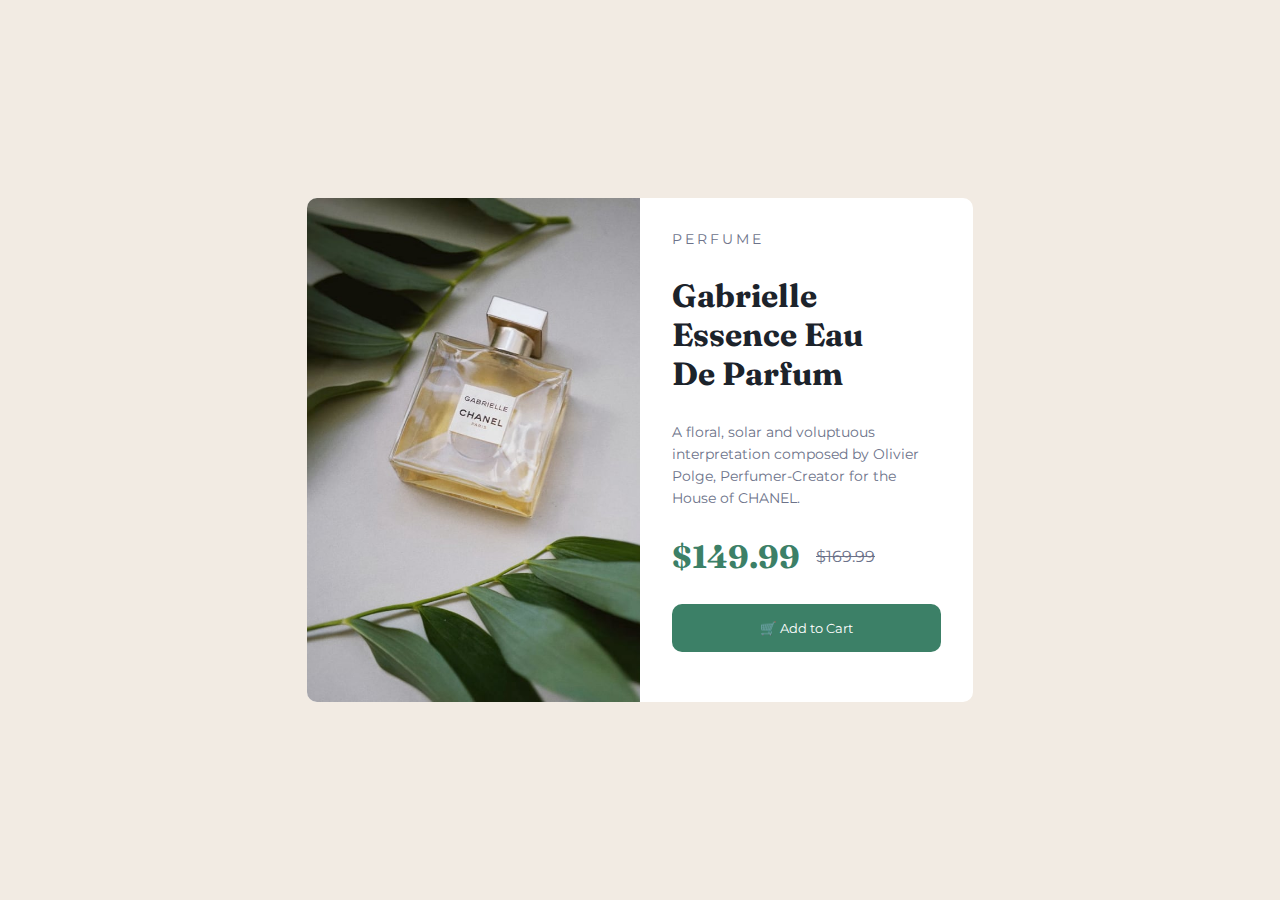
<file: product-preview-card-component-main/src/index.html>
<!DOCTYPE html>
<html lang="en">
  <head>
    <meta charset="UTF-8" />
    <meta http-equiv="X-UA-Compatible" content="IE=edge" />
    <meta name="viewport" content="width=device-width, initial-scale=1.0" />
    <link rel="stylesheet" href="style.css">
    <title>Document</title>
  </head>
  <body>
    <div class="card">
      <div class="img_container">
        <img src="../images/image-product-desktop.jpg" alt="img" />
      </div>

      <div class="details_container">
        <p class="montserrat">PERFUME</p>
        <h1 class="name">Gabrielle Essence Eau De Parfum</h1>
        <p class="description">
          A floral, solar and voluptuous interpretation composed by Olivier
          Polge, Perfumer-Creator for the House of CHANEL.
        </p>
        <div class="price_container">
            <h1 class="current_price">$149.99</h1>
            <p class="old_price">$169.99</p>
        </div>
        <button class="btn">
            🛒 Add to Cart
        </button>
      </div>
    </div>
  </body>
</html>
</file>
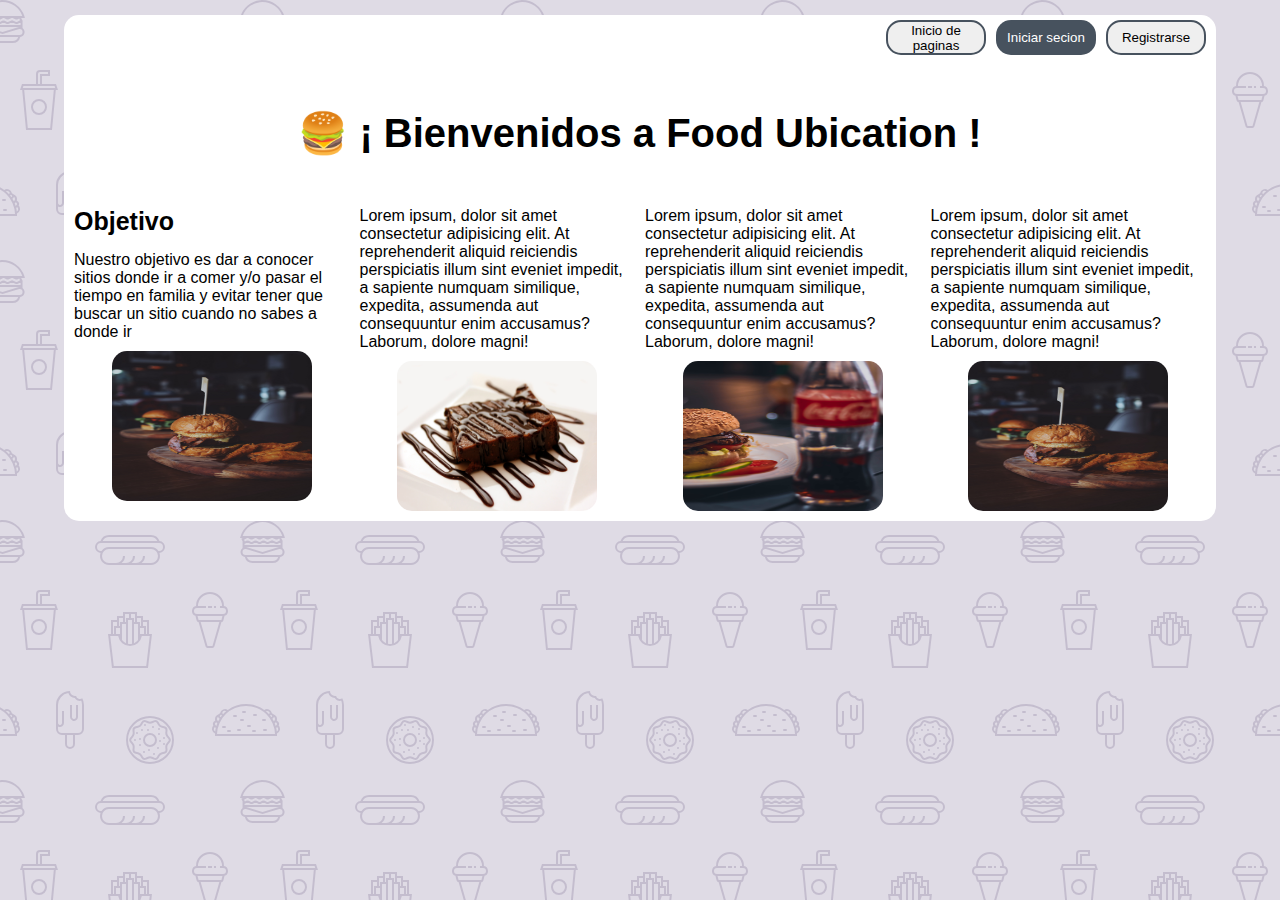
<file: Nx/src/pages/index.html>
<!DOCTYPE html>
<html lang="en">
  <head>
    <meta charset="UTF-8" />
    <meta http-equiv="X-UA-Compatible" content="IE=edge" />
    <meta name="viewport" content="width=device-width, initial-scale=1.0" />
    <!-- Font Awesome -->
    <link href="https://cdnjs.cloudflare.com/ajax/libs/font-awesome/6.2.0/css/all.min.css">
    <!-- Css -->
    <link rel="stylesheet" href="../css/style.css" />
    <link rel="stylesheet" href="../css/index.css">
    <title>Cosas de css</title>
  </head>
  <body>
    <div class="container">
      <div class="btn">
        <button class="btn-secu"><a href="./inicio.html">Inicio de paginas</a></button>
        <button class="btn-prin"><a href="./login.html">Iniciar secion</a></button>
        <button class="btn-secu"><a>Registrarse</a></button>
      </div>
      <div class="welcome">
        <header>
          <h1>🍔 ¡ Bienvenidos a Food Ubication !</h1>
        </header>
      </div>
      <section>
        <div class="contenido">
          <div class="cont">
            <h2 class="text-contenido">Objetivo</h2>
            <p>
                Nuestro objetivo es dar a conocer sitios donde ir a comer y/o pasar el tiempo en familia y evitar tener que buscar un sitio cuando no sabes a donde ir
            </p>
            <span class="img-contenido">
              <img src="./img/hambur.png" alt="">
            </span>
          </div>
          <div class="cont">
            <p>
              Lorem ipsum, dolor sit amet consectetur adipisicing elit. At
              reprehenderit aliquid reiciendis perspiciatis illum sint eveniet
              impedit, a sapiente numquam similique, expedita, assumenda aut
              consequuntur enim accusamus? Laborum, dolore magni!
            </p>
            <span class="img-contenido">
              <img src="./img/brow.png" alt="">
            </span>
          </div>
          <div class="cont">
            <p>
              Lorem ipsum, dolor sit amet consectetur adipisicing elit. At
              reprehenderit aliquid reiciendis perspiciatis illum sint eveniet
              impedit, a sapiente numquam similique, expedita, assumenda aut
              consequuntur enim accusamus? Laborum, dolore magni!
            </p>
            <span class="img-contenido">
              <img src="./img/banner.png" alt="">
            </span>
          </div>
          <div class="cont">
            <p>
              Lorem ipsum, dolor sit amet consectetur adipisicing elit. At
              reprehenderit aliquid reiciendis perspiciatis illum sint eveniet
              impedit, a sapiente numquam similique, expedita, assumenda aut
              consequuntur enim accusamus? Laborum, dolore magni!
            </p>
            <span class="img-contenido">
              <img src="./img/hambur.png" alt="">
            </span>
          </div>
        </div>
      </section>
    </div>
  </body>
</html>
</file>
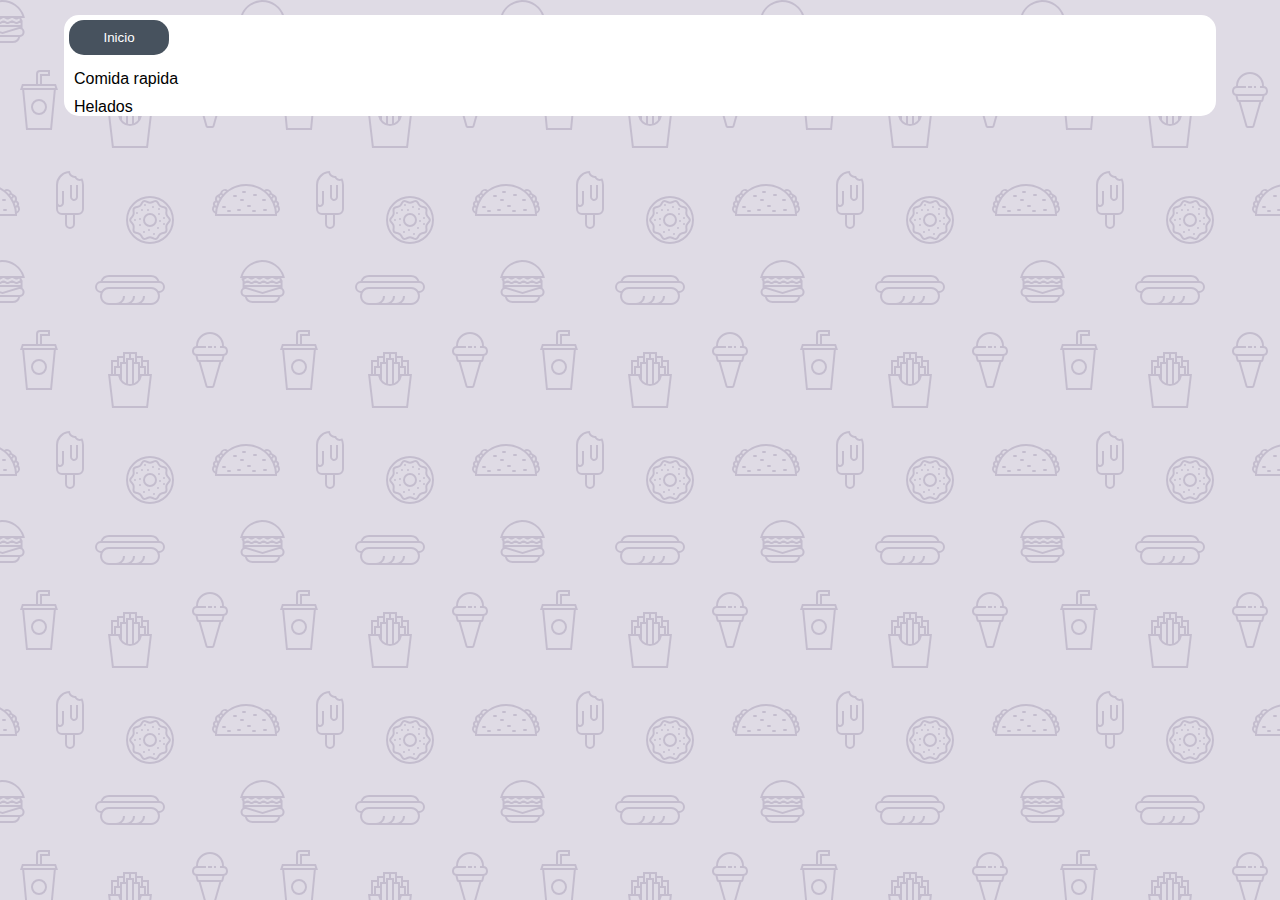
<file: Nx/src/pages/inicio.html>
<!DOCTYPE html>
<html lang="en">
  <head>
    <meta charset="UTF-8" />
    <meta http-equiv="X-UA-Compatible" content="IE=edge" />
    <meta name="viewport" content="width=device-width, initial-scale=1.0" />
    <!-- Font Awesome -->
    <link
      href="https://cdnjs.cloudflare.com/ajax/libs/font-awesome/6.2.0/css/all.min.css"
    />
    <!-- Css -->
    <link rel="stylesheet" href="../css/style.css" />
    <link rel="stylesheet" href="../css/inicio.css">
    <title>Cosas de css</title>
  </head>
  <body>
      <div class="container">
        <button class="btn-prin"><a href="./index.html">Inicio</a></button>
        <nav>
            <ul>
                <li>Comida rapida</li>
                <li>Helados</li>
                <li></li>
                <li></li>
            </ul>
        </nav>
    </div>
  </body>
</html>
</file>
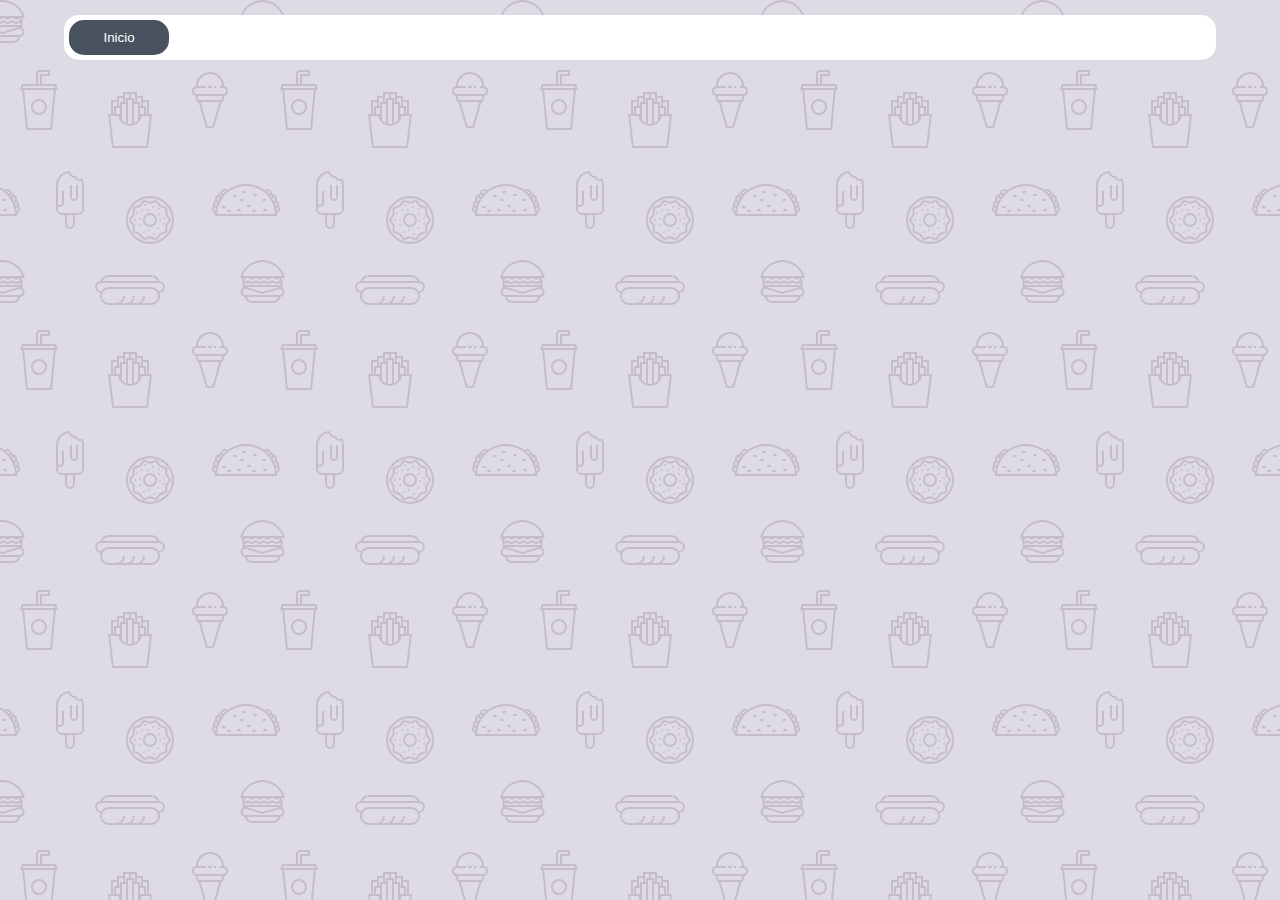
<file: Nx/src/pages/login.html>
<!DOCTYPE html>
<html lang="en">
  <head>
    <meta charset="UTF-8" />
    <meta http-equiv="X-UA-Compatible" content="IE=edge" />
    <meta name="viewport" content="width=device-width, initial-scale=1.0" />
    <!-- Font Awesome -->
    <link
      href="https://cdnjs.cloudflare.com/ajax/libs/font-awesome/6.2.0/css/all.min.css"
    />
    <link rel="stylesheet" href="../css/style.css" />
    <title>Cosas de css</title>
  </head>
  <body>
    <div class="container">
        <button class="btn-prin"><a href="./index.html">Inicio</a></button>
    </div>
  </body>
</html>
</file>
<file: product-preview-card-component-main/src/style.css>
@import url("https://fonts.googleapis.com/css2?family=Fraunces:opsz,wght@9..144,700&family=Montserrat:wght@500;700&display=swap");

*{
    box-sizing: border-box;
    margin: 0;
    padding: 0;
}

body{
    font-family: "Fraunces", serif;
    background-color: hsl(30, 38%, 92%);
    min-height: 100vh;
    display: flex;
    justify-content: center;
    align-items: center;
}

.card {
    border-radius: 10px;
    display: flex;
    max-width: 666px;
    background-color: #FFFFFF;
    margin: 0 1rem;
}

.img_container {
    width: 50%;
}

.img_container img {
    height: 100%;
    width: 100%;
    object-fit: cover;
    border-top-left-radius: 10px;
    border-bottom-left-radius: 10px;
}

.details_container {
    width: 50%;
    padding: 2rem;
}

.details_container .name {
    color: hsl(212, 21%, 14%);
    padding-right: 2rem;
    margin-bottom: 1.75rem;
}

.details_container .description {
    font-family: "Montserrat";
    font-size: 14px;
    color: hsl(228, 12%, 48%);
    line-height: 22px;
    margin-bottom: 1.75rem;
}

.montserrat {
    font-family: "Montserrat";
    letter-spacing: 3px;
    font-size: 14px;
    color:  hsl(228, 12%, 48%);
    margin-bottom: 1.75rem;
}

.price_container {
    display: flex;
    gap: 1rem;
    align-items: center;    
    margin-bottom: 1.75rem;
}

.price_container .current_price {
    color: hsl(158, 36%, 37%);
}

.price_container .old_price {
    font-family: "Montserrat";
    color: hsl(228, 12%, 48%);
    text-decoration: line-through;
}

.details_container .btn {
    width: 100%;
    border: 0;
    outline: 0;
    background-color: hsl(158, 36%, 37%);
    color: #FFFFFF;
    display: flex;
    justify-content: center;
    align-items: center;
    gap: 1rem;
    font-family: "Montserrat";
    padding: 1rem 2rem;
    border-radius: 10px;
    cursor: pointer;
    transition: .5s;
}

.details_container .btn:hover {
    background-color: hsl(212, 21%, 14%);
}

@media only screen and (max-width: 550px) {
    .card {
        margin-top: 1rem;
        margin-bottom: 1rem;
    }

    .img_container{
        width: 100%;
        height: 40%;
    }

    .img_container img {
        content: url(../images/image-product-mobile.jpg);
    }

    .card {
        flex-direction: column;
    }

    .details_container {
        width: 100%;
    }

    .details_container .name {
        padding-right: 0;
    }

    .img_container img {
        border-top-left-radius: 10px;
        border-top-right-radius: 10px;
        border-bottom-left-radius: 0px;
    }
}
</file>
<file: Nx/src/css/style.css>
* {
  margin: 0;
  padding: 0;
  box-sizing: border-box;
  font-family: sans-serif;
}

:root {
  --colorP: #47525e;
}

body {
  background-color: #dfdbe5;
  background-image: url("data:image/svg+xml,%3Csvg xmlns='http://www.w3.org/2000/svg' width='260' height='260' viewBox='0 0 260 260'%3E%3Cg fill-rule='evenodd'%3E%3Cg fill='%239C92AC' fill-opacity='0.4'%3E%3Cpath d='M24.37 16c.2.65.39 1.32.54 2H21.17l1.17 2.34.45.9-.24.11V28a5 5 0 0 1-2.23 8.94l-.02.06a8 8 0 0 1-7.75 6h-20a8 8 0 0 1-7.74-6l-.02-.06A5 5 0 0 1-17.45 28v-6.76l-.79-1.58-.44-.9.9-.44.63-.32H-20a23.01 23.01 0 0 1 44.37-2zm-36.82 2a1 1 0 0 0-.44.1l-3.1 1.56.89 1.79 1.31-.66a3 3 0 0 1 2.69 0l2.2 1.1a1 1 0 0 0 .9 0l2.21-1.1a3 3 0 0 1 2.69 0l2.2 1.1a1 1 0 0 0 .9 0l2.21-1.1a3 3 0 0 1 2.69 0l2.2 1.1a1 1 0 0 0 .86.02l2.88-1.27a3 3 0 0 1 2.43 0l2.88 1.27a1 1 0 0 0 .85-.02l3.1-1.55-.89-1.79-1.42.71a3 3 0 0 1-2.56.06l-2.77-1.23a1 1 0 0 0-.4-.09h-.01a1 1 0 0 0-.4.09l-2.78 1.23a3 3 0 0 1-2.56-.06l-2.3-1.15a1 1 0 0 0-.45-.11h-.01a1 1 0 0 0-.44.1L.9 19.22a3 3 0 0 1-2.69 0l-2.2-1.1a1 1 0 0 0-.45-.11h-.01a1 1 0 0 0-.44.1l-2.21 1.11a3 3 0 0 1-2.69 0l-2.2-1.1a1 1 0 0 0-.45-.11h-.01zm0-2h-4.9a21.01 21.01 0 0 1 39.61 0h-2.09l-.06-.13-.26.13h-32.31zm30.35 7.68l1.36-.68h1.3v2h-36v-1.15l.34-.17 1.36-.68h2.59l1.36.68a3 3 0 0 0 2.69 0l1.36-.68h2.59l1.36.68a3 3 0 0 0 2.69 0L2.26 23h2.59l1.36.68a3 3 0 0 0 2.56.06l1.67-.74h3.23l1.67.74a3 3 0 0 0 2.56-.06zM-13.82 27l16.37 4.91L18.93 27h-32.75zm-.63 2h.34l16.66 5 16.67-5h.33a3 3 0 1 1 0 6h-34a3 3 0 1 1 0-6zm1.35 8a6 6 0 0 0 5.65 4h20a6 6 0 0 0 5.66-4H-13.1z'/%3E%3Cpath id='path6_fill-copy' d='M284.37 16c.2.65.39 1.32.54 2H281.17l1.17 2.34.45.9-.24.11V28a5 5 0 0 1-2.23 8.94l-.02.06a8 8 0 0 1-7.75 6h-20a8 8 0 0 1-7.74-6l-.02-.06a5 5 0 0 1-2.24-8.94v-6.76l-.79-1.58-.44-.9.9-.44.63-.32H240a23.01 23.01 0 0 1 44.37-2zm-36.82 2a1 1 0 0 0-.44.1l-3.1 1.56.89 1.79 1.31-.66a3 3 0 0 1 2.69 0l2.2 1.1a1 1 0 0 0 .9 0l2.21-1.1a3 3 0 0 1 2.69 0l2.2 1.1a1 1 0 0 0 .9 0l2.21-1.1a3 3 0 0 1 2.69 0l2.2 1.1a1 1 0 0 0 .86.02l2.88-1.27a3 3 0 0 1 2.43 0l2.88 1.27a1 1 0 0 0 .85-.02l3.1-1.55-.89-1.79-1.42.71a3 3 0 0 1-2.56.06l-2.77-1.23a1 1 0 0 0-.4-.09h-.01a1 1 0 0 0-.4.09l-2.78 1.23a3 3 0 0 1-2.56-.06l-2.3-1.15a1 1 0 0 0-.45-.11h-.01a1 1 0 0 0-.44.1l-2.21 1.11a3 3 0 0 1-2.69 0l-2.2-1.1a1 1 0 0 0-.45-.11h-.01a1 1 0 0 0-.44.1l-2.21 1.11a3 3 0 0 1-2.69 0l-2.2-1.1a1 1 0 0 0-.45-.11h-.01zm0-2h-4.9a21.01 21.01 0 0 1 39.61 0h-2.09l-.06-.13-.26.13h-32.31zm30.35 7.68l1.36-.68h1.3v2h-36v-1.15l.34-.17 1.36-.68h2.59l1.36.68a3 3 0 0 0 2.69 0l1.36-.68h2.59l1.36.68a3 3 0 0 0 2.69 0l1.36-.68h2.59l1.36.68a3 3 0 0 0 2.56.06l1.67-.74h3.23l1.67.74a3 3 0 0 0 2.56-.06zM246.18 27l16.37 4.91L278.93 27h-32.75zm-.63 2h.34l16.66 5 16.67-5h.33a3 3 0 1 1 0 6h-34a3 3 0 1 1 0-6zm1.35 8a6 6 0 0 0 5.65 4h20a6 6 0 0 0 5.66-4H246.9z'/%3E%3Cpath d='M159.5 21.02A9 9 0 0 0 151 15h-42a9 9 0 0 0-8.5 6.02 6 6 0 0 0 .02 11.96A8.99 8.99 0 0 0 109 45h42a9 9 0 0 0 8.48-12.02 6 6 0 0 0 .02-11.96zM151 17h-42a7 7 0 0 0-6.33 4h54.66a7 7 0 0 0-6.33-4zm-9.34 26a8.98 8.98 0 0 0 3.34-7h-2a7 7 0 0 1-7 7h-4.34a8.98 8.98 0 0 0 3.34-7h-2a7 7 0 0 1-7 7h-4.34a8.98 8.98 0 0 0 3.34-7h-2a7 7 0 0 1-7 7h-7a7 7 0 1 1 0-14h42a7 7 0 1 1 0 14h-9.34zM109 27a9 9 0 0 0-7.48 4H101a4 4 0 1 1 0-8h58a4 4 0 0 1 0 8h-.52a9 9 0 0 0-7.48-4h-42z'/%3E%3Cpath d='M39 115a8 8 0 1 0 0-16 8 8 0 0 0 0 16zm6-8a6 6 0 1 1-12 0 6 6 0 0 1 12 0zm-3-29v-2h8v-6H40a4 4 0 0 0-4 4v10H22l-1.33 4-.67 2h2.19L26 130h26l3.81-40H58l-.67-2L56 84H42v-6zm-4-4v10h2V74h8v-2h-8a2 2 0 0 0-2 2zm2 12h14.56l.67 2H22.77l.67-2H40zm13.8 4H24.2l3.62 38h22.36l3.62-38z'/%3E%3Cpath d='M129 92h-6v4h-6v4h-6v14h-3l.24 2 3.76 32h36l3.76-32 .24-2h-3v-14h-6v-4h-6v-4h-8zm18 22v-12h-4v4h3v8h1zm-3 0v-6h-4v6h4zm-6 6v-16h-4v19.17c1.6-.7 2.97-1.8 4-3.17zm-6 3.8V100h-4v23.8a10.04 10.04 0 0 0 4 0zm-6-.63V104h-4v16a10.04 10.04 0 0 0 4 3.17zm-6-9.17v-6h-4v6h4zm-6 0v-8h3v-4h-4v12h1zm27-12v-4h-4v4h3v4h1v-4zm-6 0v-8h-4v4h3v4h1zm-6-4v-4h-4v8h1v-4h3zm-6 4v-4h-4v8h1v-4h3zm7 24a12 12 0 0 0 11.83-10h7.92l-3.53 30h-32.44l-3.53-30h7.92A12 12 0 0 0 130 126z'/%3E%3Cpath d='M212 86v2h-4v-2h4zm4 0h-2v2h2v-2zm-20 0v.1a5 5 0 0 0-.56 9.65l.06.25 1.12 4.48a2 2 0 0 0 1.94 1.52h.01l7.02 24.55a2 2 0 0 0 1.92 1.45h4.98a2 2 0 0 0 1.92-1.45l7.02-24.55a2 2 0 0 0 1.95-1.52L224.5 96l.06-.25a5 5 0 0 0-.56-9.65V86a14 14 0 0 0-28 0zm4 0h6v2h-9a3 3 0 1 0 0 6H223a3 3 0 1 0 0-6H220v-2h2a12 12 0 1 0-24 0h2zm-1.44 14l-1-4h24.88l-1 4h-22.88zm8.95 26l-6.86-24h18.7l-6.86 24h-4.98zM150 242a22 22 0 1 0 0-44 22 22 0 0 0 0 44zm24-22a24 24 0 1 1-48 0 24 24 0 0 1 48 0zm-28.38 17.73l2.04-.87a6 6 0 0 1 4.68 0l2.04.87a2 2 0 0 0 2.5-.82l1.14-1.9a6 6 0 0 1 3.79-2.75l2.15-.5a2 2 0 0 0 1.54-2.12l-.19-2.2a6 6 0 0 1 1.45-4.46l1.45-1.67a2 2 0 0 0 0-2.62l-1.45-1.67a6 6 0 0 1-1.45-4.46l.2-2.2a2 2 0 0 0-1.55-2.13l-2.15-.5a6 6 0 0 1-3.8-2.75l-1.13-1.9a2 2 0 0 0-2.5-.8l-2.04.86a6 6 0 0 1-4.68 0l-2.04-.87a2 2 0 0 0-2.5.82l-1.14 1.9a6 6 0 0 1-3.79 2.75l-2.15.5a2 2 0 0 0-1.54 2.12l.19 2.2a6 6 0 0 1-1.45 4.46l-1.45 1.67a2 2 0 0 0 0 2.62l1.45 1.67a6 6 0 0 1 1.45 4.46l-.2 2.2a2 2 0 0 0 1.55 2.13l2.15.5a6 6 0 0 1 3.8 2.75l1.13 1.9a2 2 0 0 0 2.5.8zm2.82.97a4 4 0 0 1 3.12 0l2.04.87a4 4 0 0 0 4.99-1.62l1.14-1.9a4 4 0 0 1 2.53-1.84l2.15-.5a4 4 0 0 0 3.09-4.24l-.2-2.2a4 4 0 0 1 .97-2.98l1.45-1.67a4 4 0 0 0 0-5.24l-1.45-1.67a4 4 0 0 1-.97-2.97l.2-2.2a4 4 0 0 0-3.09-4.25l-2.15-.5a4 4 0 0 1-2.53-1.84l-1.14-1.9a4 4 0 0 0-5-1.62l-2.03.87a4 4 0 0 1-3.12 0l-2.04-.87a4 4 0 0 0-4.99 1.62l-1.14 1.9a4 4 0 0 1-2.53 1.84l-2.15.5a4 4 0 0 0-3.09 4.24l.2 2.2a4 4 0 0 1-.97 2.98l-1.45 1.67a4 4 0 0 0 0 5.24l1.45 1.67a4 4 0 0 1 .97 2.97l-.2 2.2a4 4 0 0 0 3.09 4.25l2.15.5a4 4 0 0 1 2.53 1.84l1.14 1.9a4 4 0 0 0 5 1.62l2.03-.87zM152 207a1 1 0 1 1 2 0 1 1 0 0 1-2 0zm6 2a1 1 0 1 1 2 0 1 1 0 0 1-2 0zm-11 1a1 1 0 1 1 2 0 1 1 0 0 1-2 0zm-6 0a1 1 0 1 1 2 0 1 1 0 0 1-2 0zm3-5a1 1 0 1 1 2 0 1 1 0 0 1-2 0zm-8 8a1 1 0 1 1 2 0 1 1 0 0 1-2 0zm3 6a1 1 0 1 1 2 0 1 1 0 0 1-2 0zm0 6a1 1 0 1 1 2 0 1 1 0 0 1-2 0zm4 7a1 1 0 1 1 2 0 1 1 0 0 1-2 0zm5-2a1 1 0 1 1 2 0 1 1 0 0 1-2 0zm5 4a1 1 0 1 1 2 0 1 1 0 0 1-2 0zm4-6a1 1 0 1 1 2 0 1 1 0 0 1-2 0zm6-4a1 1 0 1 1 2 0 1 1 0 0 1-2 0zm-4-3a1 1 0 1 1 2 0 1 1 0 0 1-2 0zm4-3a1 1 0 1 1 2 0 1 1 0 0 1-2 0zm-5-4a1 1 0 1 1 2 0 1 1 0 0 1-2 0zm-24 6a1 1 0 1 1 2 0 1 1 0 0 1-2 0zm16 5a5 5 0 1 0 0-10 5 5 0 0 0 0 10zm7-5a7 7 0 1 1-14 0 7 7 0 0 1 14 0zm86-29a1 1 0 0 0 0 2h2a1 1 0 0 0 0-2h-2zm19 9a1 1 0 0 1 1-1h2a1 1 0 0 1 0 2h-2a1 1 0 0 1-1-1zm-14 5a1 1 0 0 0 0 2h2a1 1 0 0 0 0-2h-2zm-25 1a1 1 0 0 0 0 2h2a1 1 0 0 0 0-2h-2zm5 4a1 1 0 0 0 0 2h2a1 1 0 0 0 0-2h-2zm9 0a1 1 0 0 1 1-1h2a1 1 0 0 1 0 2h-2a1 1 0 0 1-1-1zm15 1a1 1 0 0 1 1-1h2a1 1 0 0 1 0 2h-2a1 1 0 0 1-1-1zm12-2a1 1 0 0 0 0 2h2a1 1 0 0 0 0-2h-2zm-11-14a1 1 0 0 1 1-1h2a1 1 0 0 1 0 2h-2a1 1 0 0 1-1-1zm-19 0a1 1 0 0 0 0 2h2a1 1 0 0 0 0-2h-2zm6 5a1 1 0 0 1 1-1h2a1 1 0 0 1 0 2h-2a1 1 0 0 1-1-1zm-25 15c0-.47.01-.94.03-1.4a5 5 0 0 1-1.7-8 3.99 3.99 0 0 1 1.88-5.18 5 5 0 0 1 3.4-6.22 3 3 0 0 1 1.46-1.05 5 5 0 0 1 7.76-3.27A30.86 30.86 0 0 1 246 184c6.79 0 13.06 2.18 18.17 5.88a5 5 0 0 1 7.76 3.27 3 3 0 0 1 1.47 1.05 5 5 0 0 1 3.4 6.22 4 4 0 0 1 1.87 5.18 4.98 4.98 0 0 1-1.7 8c.02.46.03.93.03 1.4v1h-62v-1zm.83-7.17a30.9 30.9 0 0 0-.62 3.57 3 3 0 0 1-.61-4.2c.37.28.78.49 1.23.63zm1.49-4.61c-.36.87-.68 1.76-.96 2.68a2 2 0 0 1-.21-3.71c.33.4.73.75 1.17 1.03zm2.32-4.54c-.54.86-1.03 1.76-1.49 2.68a3 3 0 0 1-.07-4.67 3 3 0 0 0 1.56 1.99zm1.14-1.7c.35-.5.72-.98 1.1-1.46a1 1 0 1 0-1.1 1.45zm5.34-5.77c-1.03.86-2 1.79-2.9 2.77a3 3 0 0 0-1.11-.77 3 3 0 0 1 4-2zm42.66 2.77c-.9-.98-1.87-1.9-2.9-2.77a3 3 0 0 1 4.01 2 3 3 0 0 0-1.1.77zm1.34 1.54c.38.48.75.96 1.1 1.45a1 1 0 1 0-1.1-1.45zm3.73 5.84c-.46-.92-.95-1.82-1.5-2.68a3 3 0 0 0 1.57-1.99 3 3 0 0 1-.07 4.67zm1.8 4.53c-.29-.9-.6-1.8-.97-2.67.44-.28.84-.63 1.17-1.03a2 2 0 0 1-.2 3.7zm1.14 5.51c-.14-1.21-.35-2.4-.62-3.57.45-.14.86-.35 1.23-.63a2.99 2.99 0 0 1-.6 4.2zM275 214a29 29 0 0 0-57.97 0h57.96zM72.33 198.12c-.21-.32-.34-.7-.34-1.12v-12h-2v12a4.01 4.01 0 0 0 7.09 2.54c.57-.69.91-1.57.91-2.54v-12h-2v12a1.99 1.99 0 0 1-2 2 2 2 0 0 1-1.66-.88zM75 176c.38 0 .74-.04 1.1-.12a4 4 0 0 0 6.19 2.4A13.94 13.94 0 0 1 84 185v24a6 6 0 0 1-6 6h-3v9a5 5 0 1 1-10 0v-9h-3a6 6 0 0 1-6-6v-24a14 14 0 0 1 14-14 5 5 0 0 0 5 5zm-17 15v12a1.99 1.99 0 0 0 1.22 1.84 2 2 0 0 0 2.44-.72c.21-.32.34-.7.34-1.12v-12h2v12a3.98 3.98 0 0 1-5.35 3.77 3.98 3.98 0 0 1-.65-.3V209a4 4 0 0 0 4 4h16a4 4 0 0 0 4-4v-24c.01-1.53-.23-2.88-.72-4.17-.43.1-.87.16-1.28.17a6 6 0 0 1-5.2-3 7 7 0 0 1-6.47-4.88A12 12 0 0 0 58 185v6zm9 24v9a3 3 0 1 0 6 0v-9h-6z'/%3E%3Cpath d='M-17 191a1 1 0 0 0 0 2h2a1 1 0 0 0 0-2h-2zm19 9a1 1 0 0 1 1-1h2a1 1 0 0 1 0 2H3a1 1 0 0 1-1-1zm-14 5a1 1 0 0 0 0 2h2a1 1 0 0 0 0-2h-2zm-25 1a1 1 0 0 0 0 2h2a1 1 0 0 0 0-2h-2zm5 4a1 1 0 0 0 0 2h2a1 1 0 0 0 0-2h-2zm9 0a1 1 0 0 1 1-1h2a1 1 0 0 1 0 2h-2a1 1 0 0 1-1-1zm15 1a1 1 0 0 1 1-1h2a1 1 0 0 1 0 2h-2a1 1 0 0 1-1-1zm12-2a1 1 0 0 0 0 2h2a1 1 0 0 0 0-2H4zm-11-14a1 1 0 0 1 1-1h2a1 1 0 0 1 0 2h-2a1 1 0 0 1-1-1zm-19 0a1 1 0 0 0 0 2h2a1 1 0 0 0 0-2h-2zm6 5a1 1 0 0 1 1-1h2a1 1 0 0 1 0 2h-2a1 1 0 0 1-1-1zm-25 15c0-.47.01-.94.03-1.4a5 5 0 0 1-1.7-8 3.99 3.99 0 0 1 1.88-5.18 5 5 0 0 1 3.4-6.22 3 3 0 0 1 1.46-1.05 5 5 0 0 1 7.76-3.27A30.86 30.86 0 0 1-14 184c6.79 0 13.06 2.18 18.17 5.88a5 5 0 0 1 7.76 3.27 3 3 0 0 1 1.47 1.05 5 5 0 0 1 3.4 6.22 4 4 0 0 1 1.87 5.18 4.98 4.98 0 0 1-1.7 8c.02.46.03.93.03 1.4v1h-62v-1zm.83-7.17a30.9 30.9 0 0 0-.62 3.57 3 3 0 0 1-.61-4.2c.37.28.78.49 1.23.63zm1.49-4.61c-.36.87-.68 1.76-.96 2.68a2 2 0 0 1-.21-3.71c.33.4.73.75 1.17 1.03zm2.32-4.54c-.54.86-1.03 1.76-1.49 2.68a3 3 0 0 1-.07-4.67 3 3 0 0 0 1.56 1.99zm1.14-1.7c.35-.5.72-.98 1.1-1.46a1 1 0 1 0-1.1 1.45zm5.34-5.77c-1.03.86-2 1.79-2.9 2.77a3 3 0 0 0-1.11-.77 3 3 0 0 1 4-2zm42.66 2.77c-.9-.98-1.87-1.9-2.9-2.77a3 3 0 0 1 4.01 2 3 3 0 0 0-1.1.77zm1.34 1.54c.38.48.75.96 1.1 1.45a1 1 0 1 0-1.1-1.45zm3.73 5.84c-.46-.92-.95-1.82-1.5-2.68a3 3 0 0 0 1.57-1.99 3 3 0 0 1-.07 4.67zm1.8 4.53c-.29-.9-.6-1.8-.97-2.67.44-.28.84-.63 1.17-1.03a2 2 0 0 1-.2 3.7zm1.14 5.51c-.14-1.21-.35-2.4-.62-3.57.45-.14.86-.35 1.23-.63a2.99 2.99 0 0 1-.6 4.2zM15 214a29 29 0 0 0-57.97 0h57.96z'/%3E%3C/g%3E%3C/g%3E%3C/svg%3E");
}

a{
  text-decoration: none;
}

.container {
  width: 90%;
  height: 90%;
  margin: 15px auto;
  border-radius: 15px;
  background: #ffffff;
}

/*---------------------------------------------- Botones -------------------------------------------*/
.btn {
  margin: 10px 5px;
  display: flex;
  justify-content: end;
}

.btn-prin {
  width: 100px;
  height: 35px;
  margin: 5px;
  border: 0;
  border-radius: 15px;
  background: var(--colorP);
  cursor: pointer;
  transition: 0.5s;
}

.btn-prin a {
  color: #ffffff;
}

.btn-prin:hover {
  background: #205d9e;
}

.btn-secu {
  width: 100px;
  height: 35px;
  border: 2px solid var(--colorP);
  border-radius: 15px;
  margin: 5px;
  cursor: pointer;
  transition: 0.8s;
}

.btn-secu a {
  color: #000000;
}

.btn-secu:hover {
  background: #205d9e;
}

.btn-secu:hover a{
  color: #ffffff;
}
</file>
<file: Nx/src/css/index.css>
/*--------------------------------- Bienvenida ------------------------------*/
.welcome {
    margin: 50px 0;
    display: flex;
    justify-content: center;
  }
  
  .welcome h1 {
    font-size: 40px;
    font-weight: bold;
  }
  
  /*---------------------------------- Contenido -----------------------------------*/
  section .contenido {
    margin: 20px 10px;
    display: grid;
    grid-template-columns: repeat(4, 1fr);
    gap: 10px;
  }
  
  section .contenido .text-contenido {
    font-size: 25px;
    font-weight: bold;
    margin-bottom: 15px;
  }
  
  .img-contenido {
    display: flex;
    justify-content: center;
  }
  
  section .contenido img {
    margin: 10px;
    width: 200px;
    height: 150px;
    border-radius: 15px;
  }
  
  /*------------------------------------Media---------------------------------------------*/
  @media(max-width: 1025px) {
    section .contenido {
      grid-template-columns: repeat(2, 1fr);
    }
  }
  
  @media(max-width: 780px) {
    .welcome h1 {
      font-size: 30px;
      font-weight: bold;
    }  
  }
  
  @media(max-width: 595px) {
    section .contenido {
      grid-template-columns: 1fr;
    }
  
    section .contenido .cont {
      text-align: center;
    }
  
    .welcome h1 {
      font-size: 25px;
      font-weight: bold;
    } 
  }
</file>
<file: Nx/src/css/inicio.css>
nav {
    display: block;
}

nav ul li{
    margin: 10px;
    list-style: none;
}
</file>
